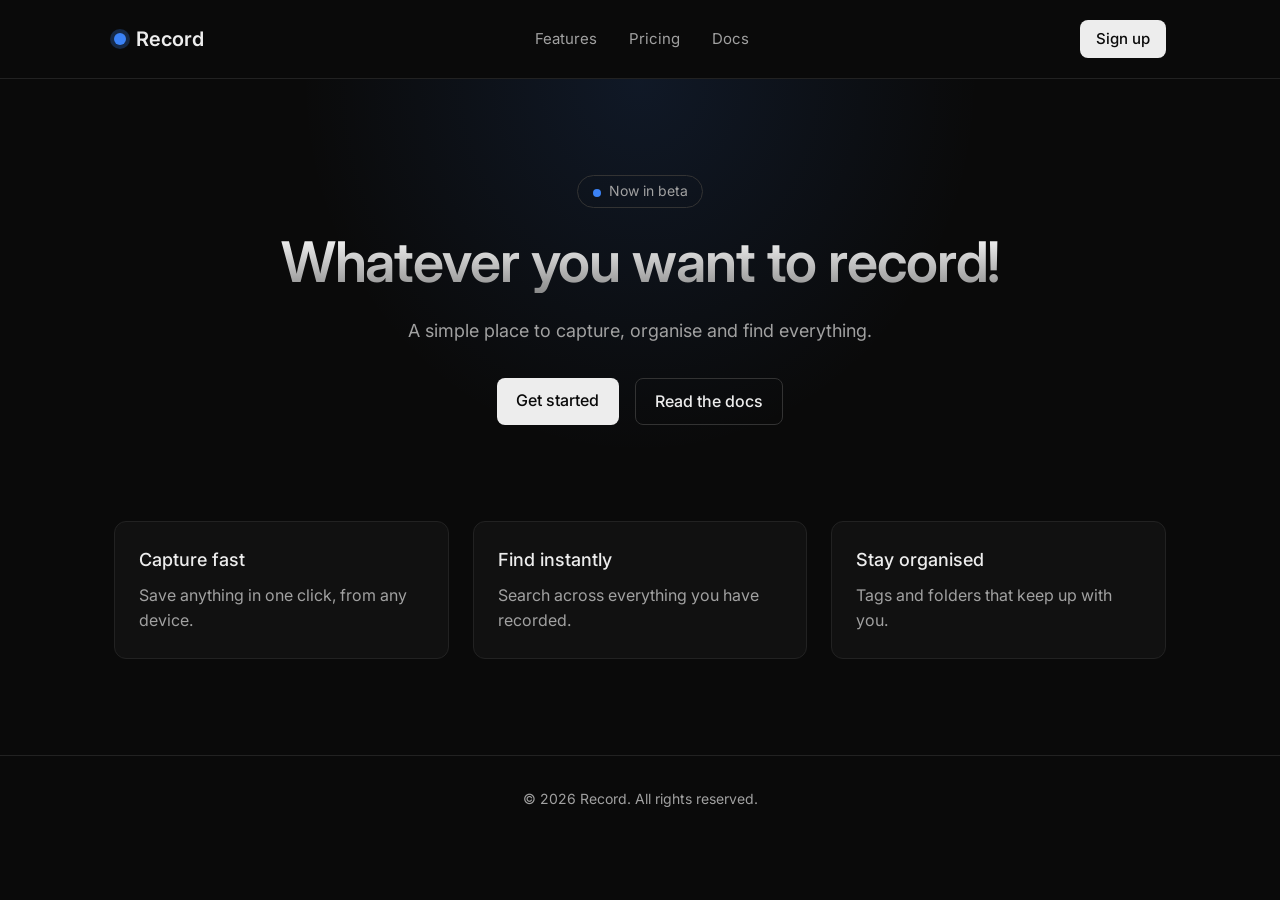
<file: index.html>
<!DOCTYPE html>
<html lang="en">
    
    <head>
        <meta charset="utf-8">
        <meta name="viewport" content="width=device-width, initial-scale=1.0">
        <title>Record</title>

        <link rel="preconnect" href="https://fonts.googleapis.com">
        <link rel="preconnect" href="https://fonts.gstatic.com" crossorigin>
        <link href="https://fonts.googleapis.com/css2?family=Inter:ital,opsz,wght@0,14..32,100..900;1,14..32,100..900&display=swap" rel="stylesheet">

        <link rel="stylesheet" href="style.css">
        <link rel="icon" type="image/svg+xml" href="favicon.svg">
    </head>

    <body>
        <header>
            <nav>
                <a href="#" class="logo">Record</a>

                <ul>
                    <li><a href="#">Features</a></li>
                    <li><a href="#">Pricing</a></li>
                    <li><a href="#">Docs</a></li>
                </ul>

                <a href="signup.html" class="btn">Sign up</a>
            </nav>
        </header>
        <main>
            <section class="hero">
                <p class="badge">Now in beta</p>
                <h1>Whatever you want to record!</h1>
                <p class="subtitle">A simple place to capture, organise and find everything.</p>
                <div class="hero-buttons">
                    <a href="signup.html" class="btn">Get started</a>
                    <a href="#" class="btn btn-secondary">Read the docs</a>
                </div>
            </section>
            
            <section class="features">
            <article class="card">
                <h3>Capture fast</h3>
                <p>Save anything in one click, from any device.</p>
            </article>
            <article class="card">
                <h3>Find instantly</h3>
                <p>Search across everything you have recorded.</p>
            </article>
            <article class="card">
                <h3>Stay organised</h3>
                <p>Tags and folders that keep up with you.</p>
            </article>
            </section>
            
        </main>


        <footer>
            <p>© 2026 Record. All rights reserved.</p>
        </footer>

    </body>
</html>
</file>
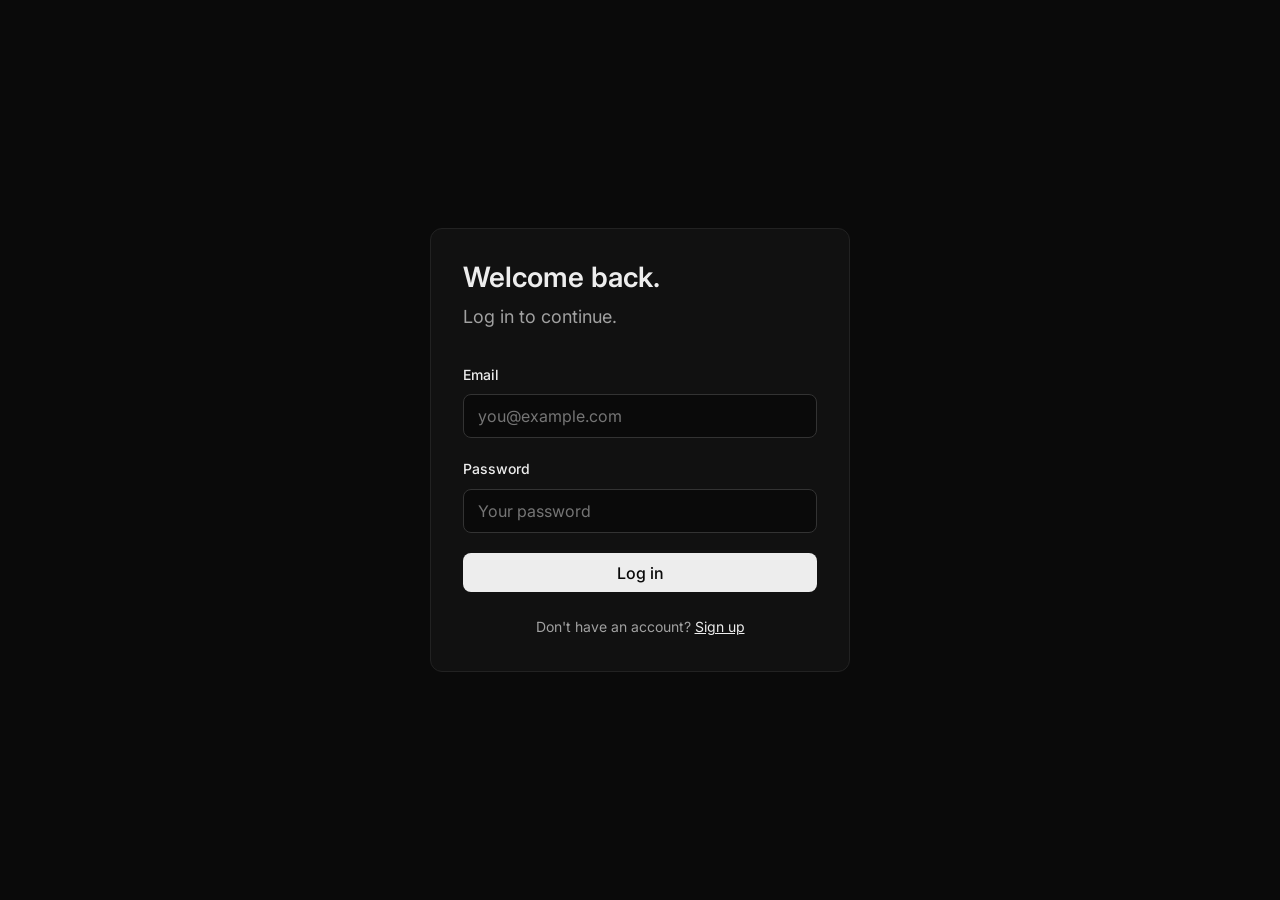
<file: login.html>
<!DOCTYPE html>
<html lang="en">
    
    <head>
        <meta charset="utf-8">
        <meta name="viewport" content="width=device-width, initial-scale=1.0">
        <title>Log in - Record</title>

        <link rel="preconnect" href="https://fonts.googleapis.com">
        <link rel="preconnect" href="https://fonts.gstatic.com" crossorigin>
        <link href="https://fonts.googleapis.com/css2?family=Inter:ital,opsz,wght@0,14..32,100..900;1,14..32,100..900&display=swap" rel="stylesheet">

        <link rel="stylesheet" href="style.css">
        <link rel="icon" type="image/svg+xml" href="favicon.svg">

    </head>
    <body>
        <main class="auth">
            
            <div class="auth-card">
            
                <h1>Welcome back.</h1>
                <p class="subtitle">
                    Log in to continue.
                </p>

                <form class="auth-form">
                    
                    <div class="field">
                        <label for="email">Email</label>
                        <input type="email" id="email" name="email" placeholder="you@example.com" required>
                    </div>
                    <div class="field">
                        <label for="password">Password</label>
                        <input type="password" id="password" name="password" placeholder="Your password" autocomplete="current-password" required>
                    </div>
                    
                    <button type="submit" class="btn">Log in</button>
                </form>
                
                <p class="auth-switch">Don't have an account? <a href="signup.html">Sign up</a></p>

            </div>


        </main>
    </body>
</html>
</file>
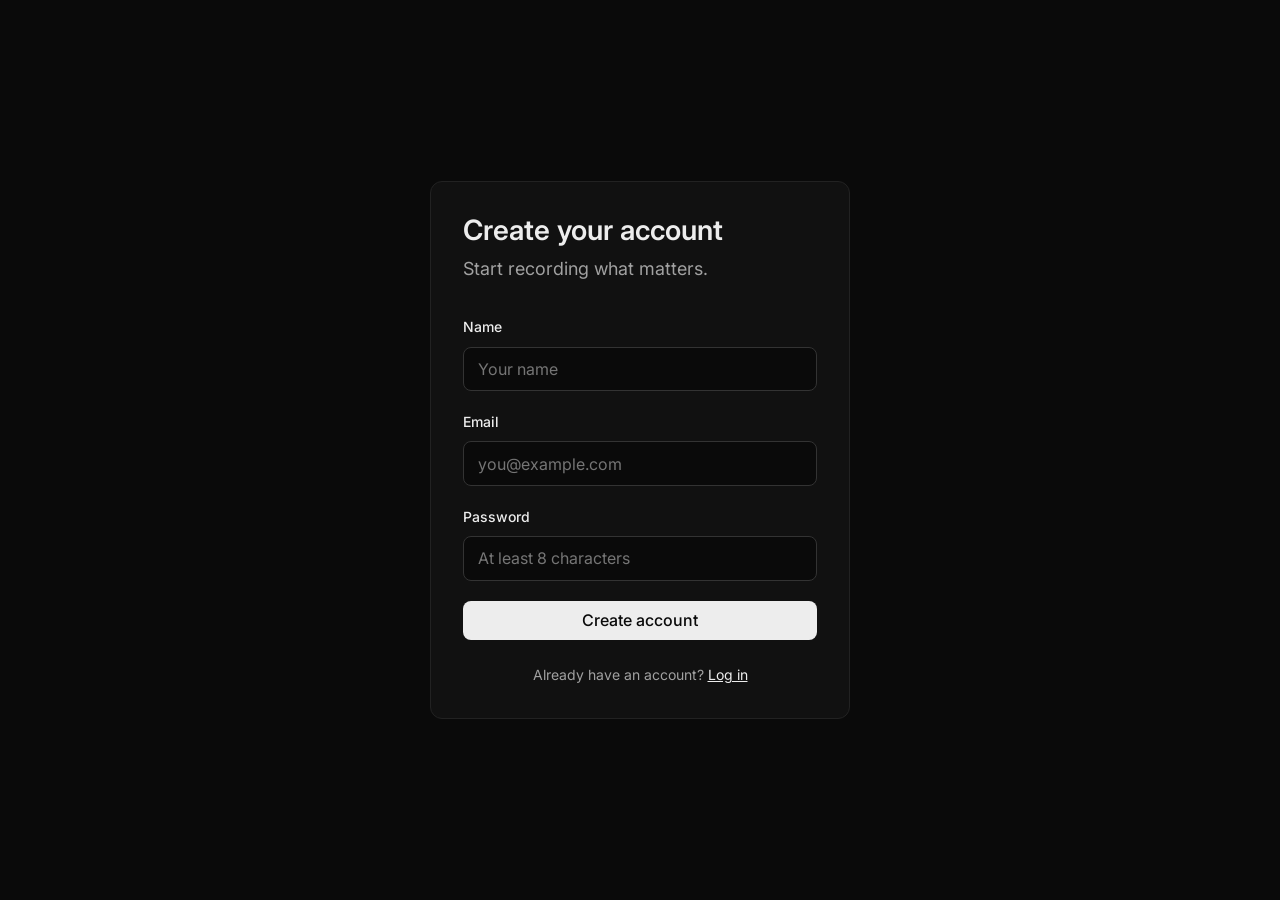
<file: signup.html>
<!DOCTYPE html>
<html lang="en">
    
    <head>
        <meta charset="utf-8">
        <meta name="viewport" content="width=device-width, initial-scale=1.0">
        <title>Sign up - Record</title>

        <link rel="preconnect" href="https://fonts.googleapis.com">
        <link rel="preconnect" href="https://fonts.gstatic.com" crossorigin>
        <link href="https://fonts.googleapis.com/css2?family=Inter:ital,opsz,wght@0,14..32,100..900;1,14..32,100..900&display=swap" rel="stylesheet">

        <link rel="stylesheet" href="style.css">
        <link rel="icon" type="image/svg+xml" href="favicon.svg">

    </head>
    <body>
        <main class="auth">
            
            <div class="auth-card">
            
                <h1>Create your account</h1>
                <p class="subtitle">
                    Start recording what matters.
                </p>

                <form class="auth-form">
                    
                    <div class="field">
                        <label for="name">Name</label>
                        <input type="text" id="name" name="name" placeholder="Your name" required>
                    </div>
                    <div class="field">
                        <label for="email">Email</label>
                        <input type="email" id="email" name="email" placeholder="you@example.com" required>
                    </div>
                    <div class="field">
                        <label for="password">Password</label>
                        <input type="password" id="password" name="password" placeholder="At least 8 characters" minlength="8" autocomplete="new-password" required>
                    </div>
                    
                    <button type="submit" class="btn">Create account</button>
                </form>
                
                <p class="auth-switch">Already have an account? <a href="login.html">Log in</a></p>

            </div>


        </main>
    </body>
</html>
</file>
<file: style.css>
:root {
    --bg: #0a0a0a;
    --text: #ededed;
    --muted: #a1a1a1;
    --accent: #3b82f6;
}

* {
    box-sizing: border-box;
    margin: 0;
    padding: 0;
}

body {
    background: var(--bg);
    color: var(--text);
    font-family: "Inter", sans-serif;
    line-height: 1.6;
}

nav {
    display: flex;
    justify-content: space-between;
    align-items: center;
    max-width: 1100px;
    margin: 0 auto;
    padding: 1.25rem 1.5rem;
}

header {
    border-bottom: 1px solid #222;
    position: sticky;
    top: 0;
    z-index: 10;
    background: rgba(10, 10, 10, 1);
}


nav ul {
    display: flex;
    gap: 2rem;
    list-style: none;
}

a {
    color: var(--text);
    text-decoration: none;
}

.logo {
    font-weight: 600;
    font-size: 1.25rem;
    display: inline-flex;
    align-items: center;
    gap: 0.6rem;
}
.logo::before {
    content: "";
    width: 12px;
    height: 12px;
    background: var(--accent);
    border-radius: 50%;
    box-shadow: 0 0 0 4px rgba(59, 130, 246, 0.25);
}


nav ul a {
    color: var(--muted);
    font-size: 0.9375rem;
    transition: color 0.2s;
}

nav ul a:hover {
    color: var(--text);
}

.btn {
    display: inline-block;
    padding: 0.6rem 1.2rem;
    background: var(--text);
    color: var(--bg);
    border-radius: 8px;
    font-weight: 500;
    transition: opacity 0.2s;
}
.btn:hover {
    opacity: 0.85;
}

nav .btn {
    padding: 0.45rem 1rem;
    font-size: 0.9375rem;
}

.btn-secondary {
    background: transparent;
    color: var(--text);
    border: 1px solid #333;
}

.hero {
    max-width: 800px;
    margin: 0 auto;
    padding: 6rem 1.5rem;
    text-align: center;
    background: radial-gradient(ellipse at top, rgba(59, 130, 246, 0.12), transparent 60%);
}

.hero h1 {
    font-size: 3.5rem;
    font-weight: 600;
    line-height: 1.1;
    margin: 1.5rem 0;
    letter-spacing: -0.02em;
    background: linear-gradient(to bottom, #ffffff, #8a8a8a);
    -webkit-background-clip: text;
    background-clip: text;
    color: transparent;
}

.subtitle {
    color: var(--muted);
    font-size: 1.125rem;
    margin-bottom: 2rem;
}

.hero-buttons {
    display: flex;
    justify-content: center;
    gap: 1rem;
}

.badge {
    display: inline-block;
    padding: 0.25rem 0.9rem;
    border: 1px solid #333;
    border-radius: 999px;
    font-size: 0.875rem;
    color: var(--muted);
}
.badge::before {
    content: "";
    display: inline-block;
    width: 8px;
    height: 8px;
    background: var(--accent);
    border-radius: 50%;
    margin-right: 0.5rem;
    vertical-align: middle;
}

.features {
    display: grid;
    grid-template-columns: repeat(3, 1fr);
    gap: 1.5rem;
    max-width: 1100px;
    margin: 0 auto;
    padding: 0 1.5rem 6rem;
}

.card {
    background: #111;
    border: 1px solid #222;
    border-radius: 12px;
    padding: 1.5rem;
    transition: transform 0.2s, border-color 0.2s;
}
.card:hover {
    transform: translateY(-4px);
    border-color: rgba(59, 130, 246, 0.5);
}

.card h3 {
    font-size: 1.125rem;
    font-weight: 500;
    margin-bottom: 0.5rem;
}

.card p {
    color: var(--muted);
}

footer {
    border-top: 1px solid #222;
    padding: 2rem 1.5rem;
    text-align: center;
}
footer p {
    color: var(--muted);
    font-size: 0.875rem;
}


/* Auth pages */

.auth {
    min-height: 100vh;
    display: flex;
    align-items: center;
    justify-content: center;
    padding: 2rem 1.5rem;
}

.auth-card {
    width: 100%;
    max-width: 420px;
    background: #111;
    border: 1px solid #222;
    border-radius: 12px;
    padding: 2rem;
}

.auth-card h1 {
    font-size: 1.75rem;
    font-weight: 600;
    line-height: 1.2;
    margin-bottom: 0.5rem;
}

.auth-form {
    display: flex;
    flex-direction: column;
    gap: 1.25rem;
}

.field {
    display: flex;
    flex-direction: column;
    gap: 0.5rem;
}

.field label {
    font-size: 0.875rem;
    font-weight: 500;
}

.field input {
    padding: 0.7rem 0.9rem;
    background: var(--bg);
    color: var(--text);
    border: 1px solid #333;
    border-radius: 8px;
    font-family: inherit;
    font-size: 1rem;
}

.field input:focus {
    outline: 2px solid var(--accent);
    outline-offset: 2px;
    border-color: var(--accent);
}

.auth-form .btn {
    border: none;
    font-family: inherit;
    font-size: 1rem;
    cursor: pointer;
}

.auth-switch {
    margin-top: 1.5rem;
    text-align: center;
    color: var(--muted);
    font-size: 0.875rem;
}

.auth-switch a {
    color: var(--text);
    text-decoration: underline;
}







/* Media queries */

@media (max-width: 768px) {
    .features {
        grid-template-columns: 1fr;
    }
    .hero h1 {
        font-size: 2.25rem;
    }
    .hero {
        padding: 4rem 1.5rem;
    }
    nav ul {
        display: none;
    }
    .auth {
        padding: 1.5rem 1rem;
    }
    .auth-card {
        padding: 1.5rem;
    }
    .auth-card h1 {
        font-size: 1.5rem;
    }
}
</file>
